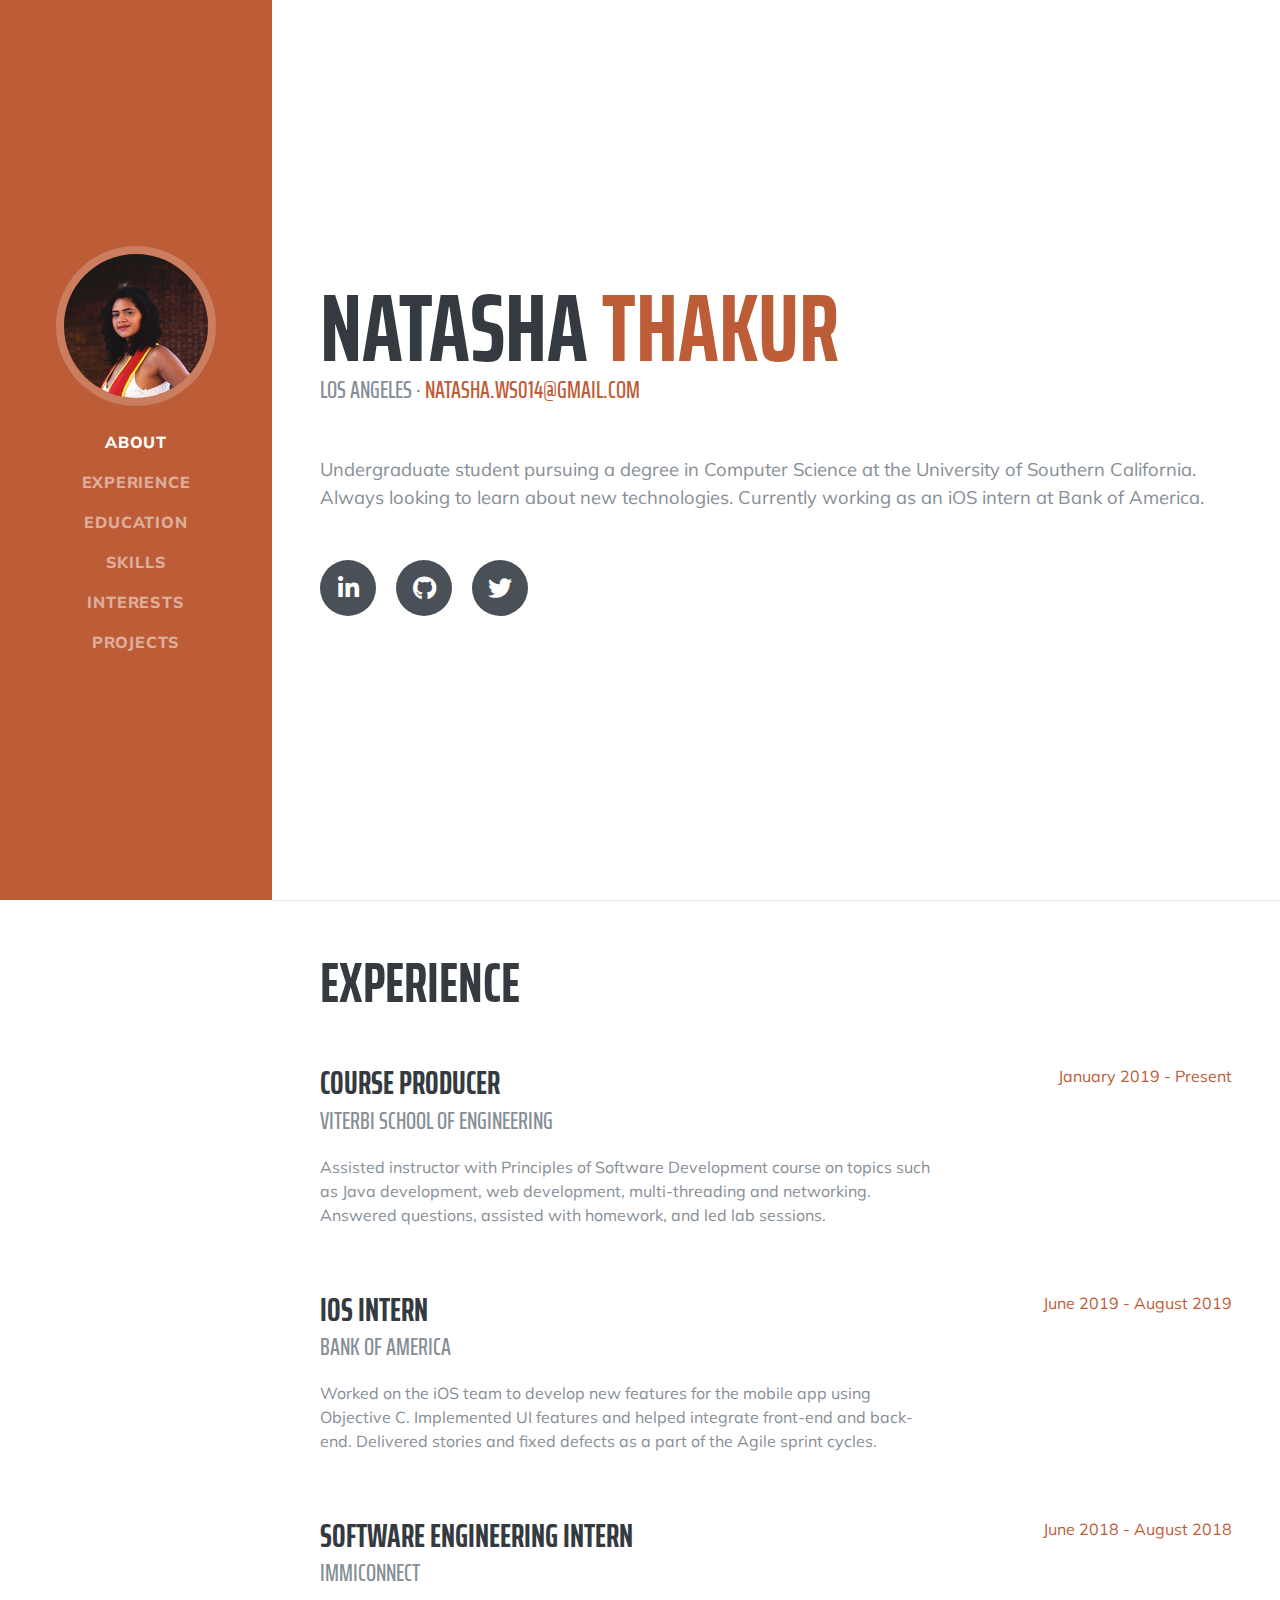
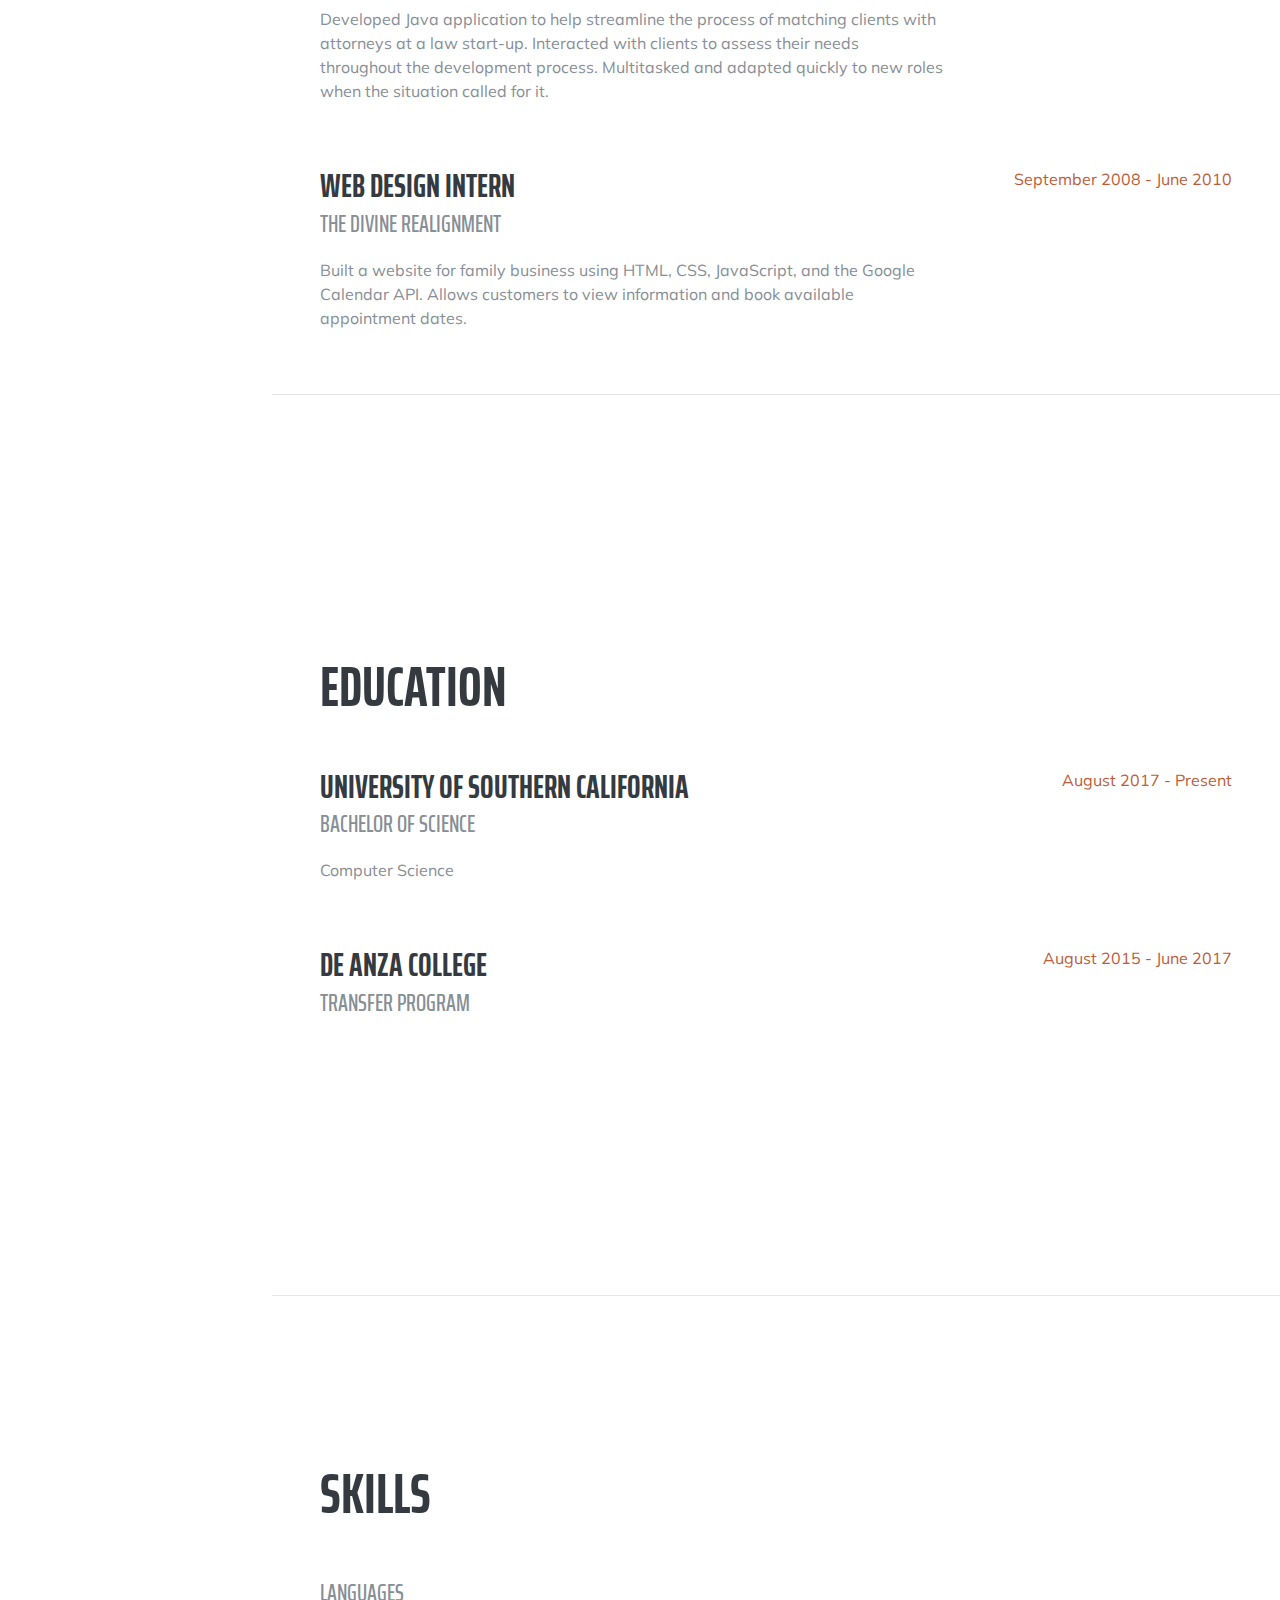
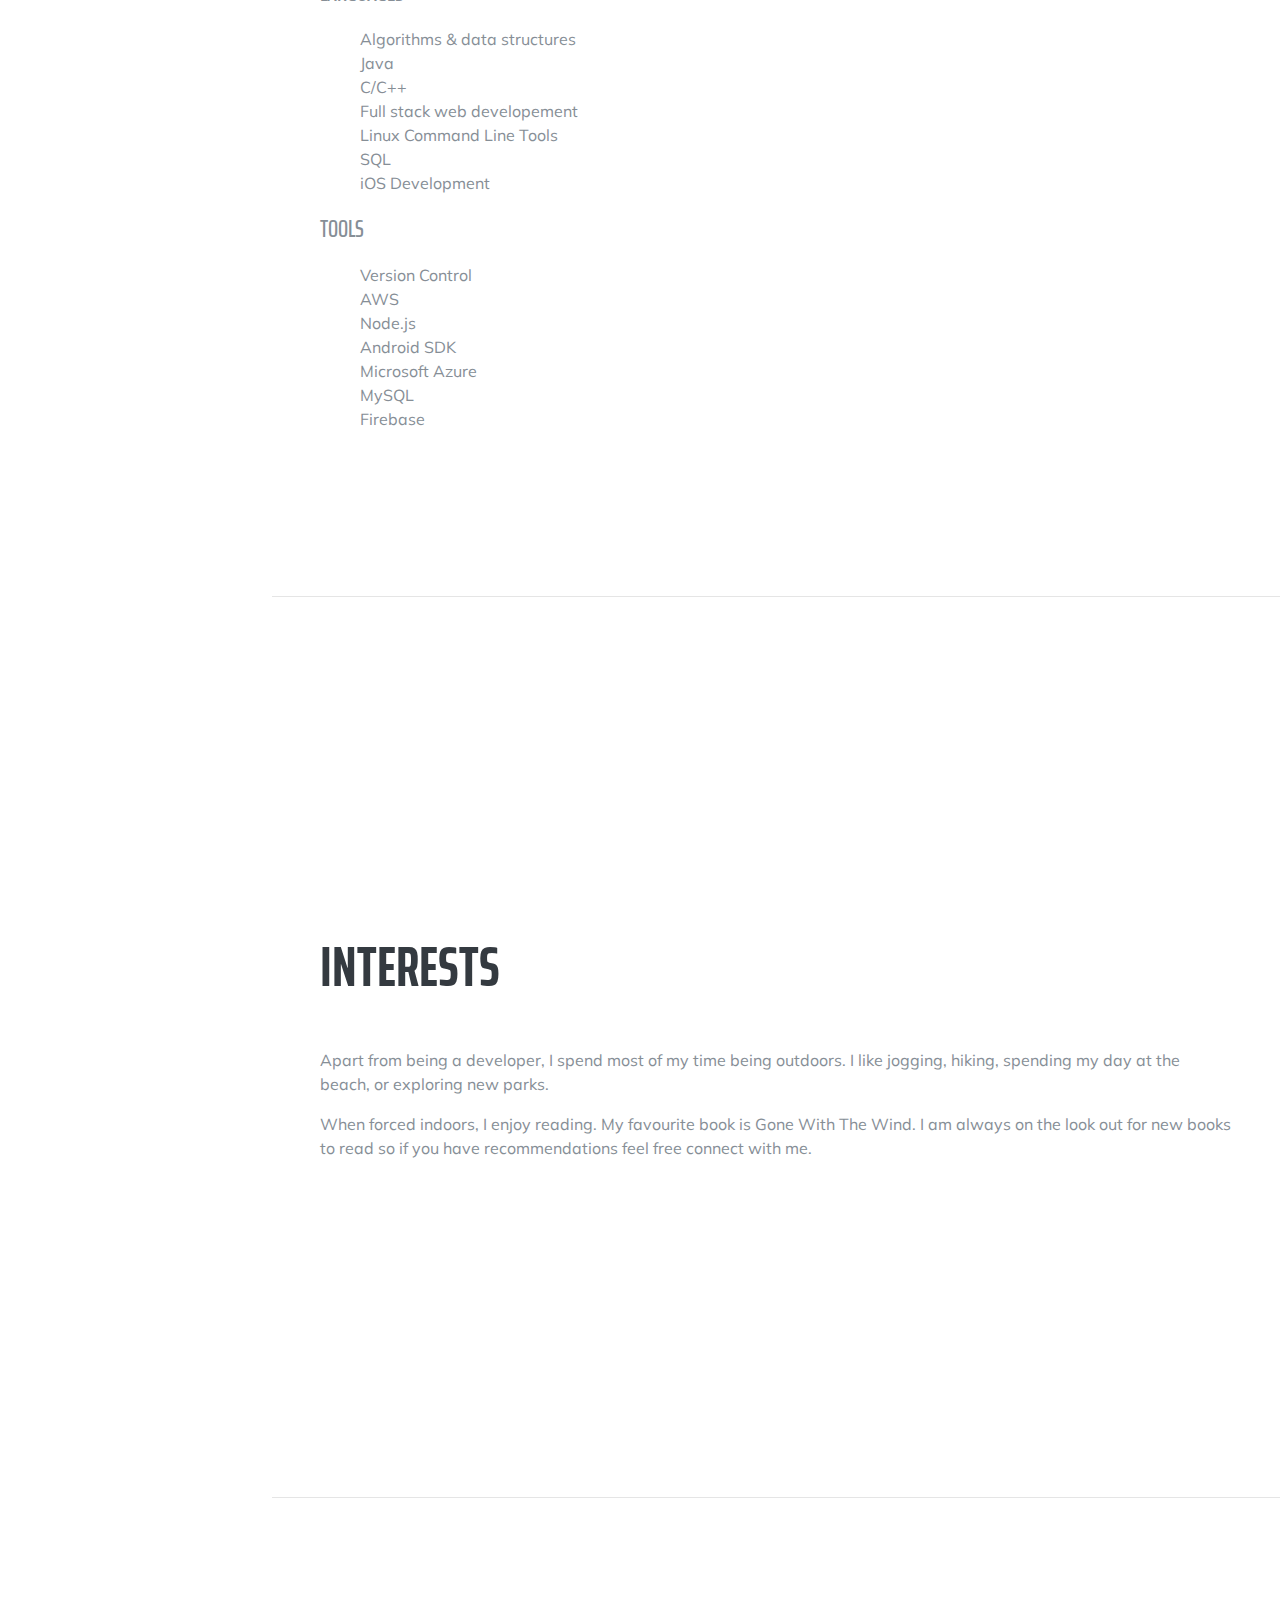
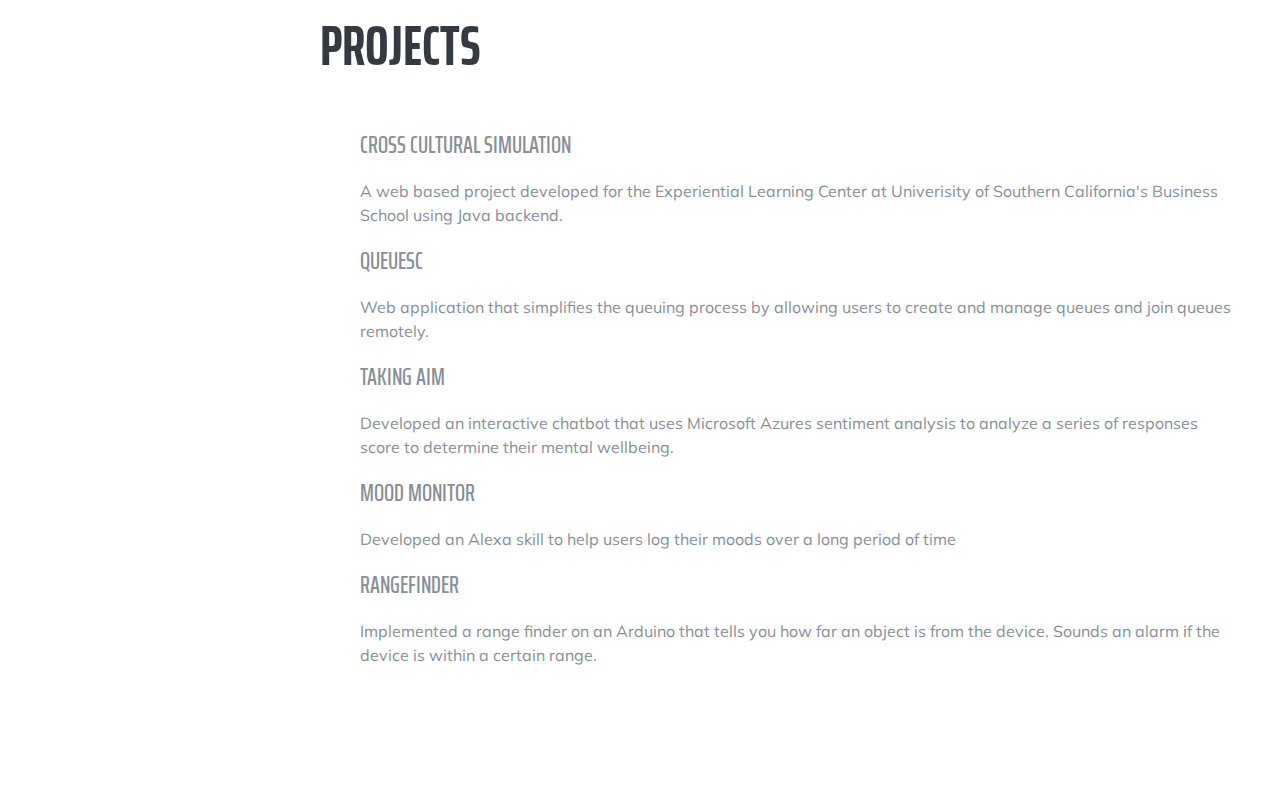
<file: index.html>
<!DOCTYPE html>
<html lang="en">

<head>

  <meta charset="utf-8">
  <meta name="viewport" content="width=device-width, initial-scale=1, shrink-to-fit=no">
  <meta name="description" content="">
  <meta name="author" content="">

  <title>Natasha Thakur</title>

  <!-- Bootstrap core CSS -->
  <link href="vendor/bootstrap/css/bootstrap.min.css" rel="stylesheet">

  <!-- Custom fonts for this template -->
  <link href="https://fonts.googleapis.com/css?family=Saira+Extra+Condensed:500,700" rel="stylesheet">
  <link href="https://fonts.googleapis.com/css?family=Muli:400,400i,800,800i" rel="stylesheet">
  <link href="vendor/fontawesome-free/css/all.min.css" rel="stylesheet">

  <!-- Custom styles for this template -->
  <link href="css/resume.min.css" rel="stylesheet">

</head>

<body id="page-top">

  <nav class="navbar navbar-expand-lg navbar-dark bg-primary fixed-top" id="sideNav">
    <a class="navbar-brand js-scroll-trigger" href="#page-top">
      <span class="d-block d-lg-none">Natasha Thakur</span>
      <span class="d-none d-lg-block">
        <img class="img-fluid img-profile rounded-circle mx-auto mb-2" src="profile.JPG" alt="">
      </span>
    </a>
    <button class="navbar-toggler" type="button" data-toggle="collapse" data-target="#navbarSupportedContent" aria-controls="navbarSupportedContent" aria-expanded="false" aria-label="Toggle navigation">
      <span class="navbar-toggler-icon"></span>
    </button>
    <div class="collapse navbar-collapse" id="navbarSupportedContent">
      <ul class="navbar-nav">
        <li class="nav-item">
          <a class="nav-link js-scroll-trigger" href="#about">About</a>
        </li>
        <li class="nav-item">
          <a class="nav-link js-scroll-trigger" href="#experience">Experience</a>
        </li>
        <li class="nav-item">
          <a class="nav-link js-scroll-trigger" href="#education">Education</a>
        </li>
        <li class="nav-item">
          <a class="nav-link js-scroll-trigger" href="#skills">Skills</a>
        </li>
        <li class="nav-item">
          <a class="nav-link js-scroll-trigger" href="#interests">Interests</a>
        </li>
        <li class="nav-item">
          <a class="nav-link js-scroll-trigger" href="#awards">Projects</a>
        </li>
      </ul>
    </div>
  </nav>

  <div class="container-fluid p-0">

    <section class="resume-section p-3 p-lg-5 d-flex align-items-center" id="about">
      <div class="w-100">
        <h1 class="mb-0">Natasha
          <span class="text-primary">Thakur</span>
        </h1>
        <div class="subheading mb-5">Los Angeles ·
          <a href="mailto:name@email.com">natasha.ws014@gmail.com</a>
        </div>
        <p class="lead mb-5">Undergraduate student pursuing a degree in Computer Science at the University of Southern California. Always looking to 
        learn about new technologies. Currently working as an iOS intern at Bank of America.</p>
        <div class="social-icons">
          <a href="https://www.linkedin.com/in/natashaumat/">
            <i class="fab fa-linkedin-in"></i>
          </a>
          <a href="https://github.com/natasha014">
            <i class="fab fa-github"></i>
          </a>
          <a href="https://twitter.com/dull_rainbow">
            <i class="fab fa-twitter"></i>
          </a>
        </div>
      </div>
    </section>

    <hr class="m-0">

    <section class="resume-section p-3 p-lg-5 d-flex justify-content-center" id="experience">
      <div class="w-100">
        <h2 class="mb-5">Experience</h2>

         <div class="resume-item d-flex flex-column flex-md-row justify-content-between mb-5">
          <div class="resume-content">
            <h3 class="mb-0">Course Producer</h3>
            <div class="subheading mb-3">Viterbi School of Engineering</div>
            <p>Assisted instructor with Principles of Software Development course on topics such as Java development, web development, multi-threading and networking. Answered questions, assisted with homework, and led lab sessions.</p>
          </div>
          <div class="resume-date text-md-right">
            <span class="text-primary">January 2019 - Present</span>
          </div>
        </div>

        <div class="resume-item d-flex flex-column flex-md-row justify-content-between mb-5">
          <div class="resume-content">
            <h3 class="mb-0">iOS Intern</h3>
            <div class="subheading mb-3">Bank of America</div>
            <p>Worked on the iOS team to develop new features for the mobile app using Objective C. Implemented UI features and helped integrate front-end and back-end. Delivered stories and fixed defects as a part of the Agile sprint cycles.</p>
          </div>
          <div class="resume-date text-md-right">
            <span class="text-primary">June 2019 - August 2019</span>
          </div>
        </div>

        <div class="resume-item d-flex flex-column flex-md-row justify-content-between mb-5">
          <div class="resume-content">
            <h3 class="mb-0">Software Engineering Intern </h3>
            <div class="subheading mb-3">ImmiConnect</div>
            <p>Developed Java application to help streamline the process of matching clients with attorneys at a law start-up. Interacted with clients to assess their needs throughout the development process. Multitasked and adapted quickly to new roles when the situation called for it.   </p>
          </div>
          <div class="resume-date text-md-right">
            <span class="text-primary">June 2018 - August 2018</span>
          </div>
        </div>

        <div class="resume-item d-flex flex-column flex-md-row justify-content-between">
          <div class="resume-content">
            <h3 class="mb-0">Web Design Intern</h3>
            <div class="subheading mb-3">The Divine Realignment</div>
            <p>Built a website for family business using HTML, CSS, JavaScript, and the Google Calendar API. Allows customers to view information and book available appointment dates.  </p>
          </div>
          <div class="resume-date text-md-right">
            <span class="text-primary">September 2008 - June 2010</span>
          </div>
        </div>

      </div>

    </section>

    <hr class="m-0">

    <section class="resume-section p-3 p-lg-5 d-flex align-items-center" id="education">
      <div class="w-100">
        <h2 class="mb-5">Education</h2>

        <div class="resume-item d-flex flex-column flex-md-row justify-content-between mb-5">
          <div class="resume-content">
            <h3 class="mb-0">University of Southern California</h3>
            <div class="subheading mb-3">Bachelor of Science</div>
            <div>Computer Science</div>
            <p></p>
          </div>
          <div class="resume-date text-md-right">
            <span class="text-primary">August 2017 - Present</span>
          </div>
        </div>

        <div class="resume-item d-flex flex-column flex-md-row justify-content-between">
          <div class="resume-content">
            <h3 class="mb-0">De Anza College</h3>
            <div class="subheading mb-3">Transfer Program</div>
            <p></p>
          </div>
          <div class="resume-date text-md-right">
            <span class="text-primary">August 2015 - June 2017</span>
          </div>
        </div>

      </div>
    </section>

    <hr class="m-0">

    <section class="resume-section p-3 p-lg-5 d-flex align-items-center" id="skills">
      <div class="w-100">
        <h2 class="mb-5">Skills</h2>

        <div class="subheading mb-3">Languages</div>
        <ul class="fa-ul mb-0">
          <li>
           Algorithms &amp; data structures</li>
          <li>
            Java</li>
          <li>
            C/C++</li>
          <li>
            Full stack web developement</li>
          <li>
            Linux Command Line Tools</li>
          <li>
            SQL
          </li>
          <li>
            iOS Development
          </li>  
        </ul>
        <p>
        <p>
        <div class="subheading mb-3">Tools </div>
        <ul class="fa-ul mb-0">
          <li>
           Version Control</li>
          <li>
           AWS</li>
          <li>
            Node.js</li>
          <li>
            Android SDK</li>
          <li>
            Microsoft Azure</li>
          <li>
            MySQL
          </li> 
          <li>
            Firebase
          </li> 
        </ul> 
    </section>

    <hr class="m-0">

    <section class="resume-section p-3 p-lg-5 d-flex align-items-center" id="interests">
      <div class="w-100">
        <h2 class="mb-5">Interests</h2>
        <p>Apart from being a developer, I spend most of my time being outdoors. I like jogging, hiking, spending my day at the beach, or exploring new parks.</p>
        <p class="mb-0">When forced indoors, I enjoy reading. My favourite book is Gone With The Wind. I am always on the look out for new books to read so if you have recommendations feel free connect with me.</p>
      </div>
    </section>

    <hr class="m-0">

    <section class="resume-section p-3 p-lg-5 d-flex align-items-center" id="awards">
      <div class="w-100">
        <h2 class="mb-5">Projects</h2>
        <ul class="fa-ul mb-0">
          <div class="subheading mb-3"> Cross Cultural Simulation </div>
          <li>
            A web based project developed for the Experiential Learning Center at Univerisity of Southern California's Business School using Java backend.</li>
            <p>
          <div class="subheading mb-3"> QueueSC </div>
          <li>
            Web application that simplifies the queuing process by allowing users to create and manage queues and join queues remotely. </li>
            <p>
         <div class="subheading mb-3"> Taking Aim </div>
          <li>
            Developed an interactive chatbot that uses Microsoft Azures sentiment analysis to analyze a series of responses score to determine their mental wellbeing.
          </li>
          <p>
          <div class="subheading mb-3"> Mood Monitor </div>
          <li>
           Developed an Alexa skill to help users log their moods over a long period of time</li>
           <p>
            <div class="subheading mb-3"> RangeFinder </div>
          <li>
           Implemented a range finder on an Arduino that tells you how far an object is from the device. Sounds an alarm if the device is within a certain range.</li>
            <p>
        </ul>
      </div>
    </section>

  </div>

  <!-- Bootstrap core JavaScript -->
  <script src="vendor/jquery/jquery.min.js"></script>
  <script src="vendor/bootstrap/js/bootstrap.bundle.min.js"></script>

  <!-- Plugin JavaScript -->
  <script src="vendor/jquery-easing/jquery.easing.min.js"></script>

  <!-- Custom scripts for this template -->
  <script src="js/resume.min.js"></script>

</body>

</html>
</file>
<file: css/resume.min.css>
/*!
 * Start Bootstrap - Resume v5.0.6 (https://startbootstrap.com/template-overviews/resume)
 * Copyright 2013-2019 Start Bootstrap
 * Licensed under MIT (https://github.com/BlackrockDigital/startbootstrap-resume/blob/master/LICENSE)
 */body{font-family:Muli,-apple-system,BlinkMacSystemFont,'Segoe UI',Roboto,'Helvetica Neue',Arial,sans-serif,'Apple Color Emoji','Segoe UI Emoji','Segoe UI Symbol','Noto Color Emoji';padding-top:54px;color:#868e96}@media (min-width:992px){body{padding-top:0;padding-left:17rem}}h1,h2,h3,h4,h5,h6{font-family:'Saira Extra Condensed',-apple-system,BlinkMacSystemFont,'Segoe UI',Roboto,'Helvetica Neue',Arial,sans-serif,'Apple Color Emoji','Segoe UI Emoji','Segoe UI Symbol','Noto Color Emoji';font-weight:700;text-transform:uppercase;color:#343a40}h1{font-size:6rem;line-height:5.5rem}h2{font-size:3.5rem}h3{font-size:2rem}p.lead{font-size:1.15rem;font-weight:400}.subheading{text-transform:uppercase;font-weight:500;font-family:'Saira Extra Condensed',-apple-system,BlinkMacSystemFont,'Segoe UI',Roboto,'Helvetica Neue',Arial,sans-serif,'Apple Color Emoji','Segoe UI Emoji','Segoe UI Symbol','Noto Color Emoji';font-size:1.5rem}.social-icons a{display:inline-block;height:3.5rem;width:3.5rem;background-color:#495057;color:#fff!important;border-radius:100%;text-align:center;font-size:1.5rem;line-height:3.5rem;margin-right:1rem}.social-icons a:last-child{margin-right:0}.social-icons a:hover{background-color:#bd5d38}.dev-icons{font-size:3rem}.dev-icons .list-inline-item i:hover{color:#bd5d38}#sideNav .navbar-nav .nav-item .nav-link{font-weight:800;letter-spacing:.05rem;text-transform:uppercase}#sideNav .navbar-toggler:focus{outline-color:#d48a6e}@media (min-width:992px){#sideNav{text-align:center;position:fixed;top:0;left:0;display:-webkit-box;display:-ms-flexbox;display:flex;-webkit-box-orient:vertical;-webkit-box-direction:normal;-ms-flex-direction:column;flex-direction:column;width:17rem;height:100vh}#sideNav .navbar-brand{display:-webkit-box;display:-ms-flexbox;display:flex;margin:auto auto 0;padding:.5rem}#sideNav .navbar-brand .img-profile{max-width:10rem;max-height:10rem;border:.5rem solid rgba(255,255,255,.2)}#sideNav .navbar-collapse{display:-webkit-box;display:-ms-flexbox;display:flex;-webkit-box-align:start;-ms-flex-align:start;align-items:flex-start;-webkit-box-flex:0;-ms-flex-positive:0;flex-grow:0;width:100%;margin-bottom:auto}#sideNav .navbar-collapse .navbar-nav{-webkit-box-orient:vertical;-webkit-box-direction:normal;-ms-flex-direction:column;flex-direction:column;width:100%}#sideNav .navbar-collapse .navbar-nav .nav-item{display:block}#sideNav .navbar-collapse .navbar-nav .nav-item .nav-link{display:block}}section.resume-section{padding-top:5rem!important;padding-bottom:5rem!important;max-width:75rem}section.resume-section .resume-item .resume-date{min-width:none}@media (min-width:768px){section.resume-section{min-height:100vh}section.resume-section .resume-item .resume-date{min-width:18rem}}@media (min-width:992px){section.resume-section{padding-top:3rem!important;padding-bottom:3rem!important}}.bg-primary{background-color:#bd5d38!important}.text-primary{color:#bd5d38!important}a{color:#bd5d38}a:active,a:focus,a:hover{color:#824027}
</file>
